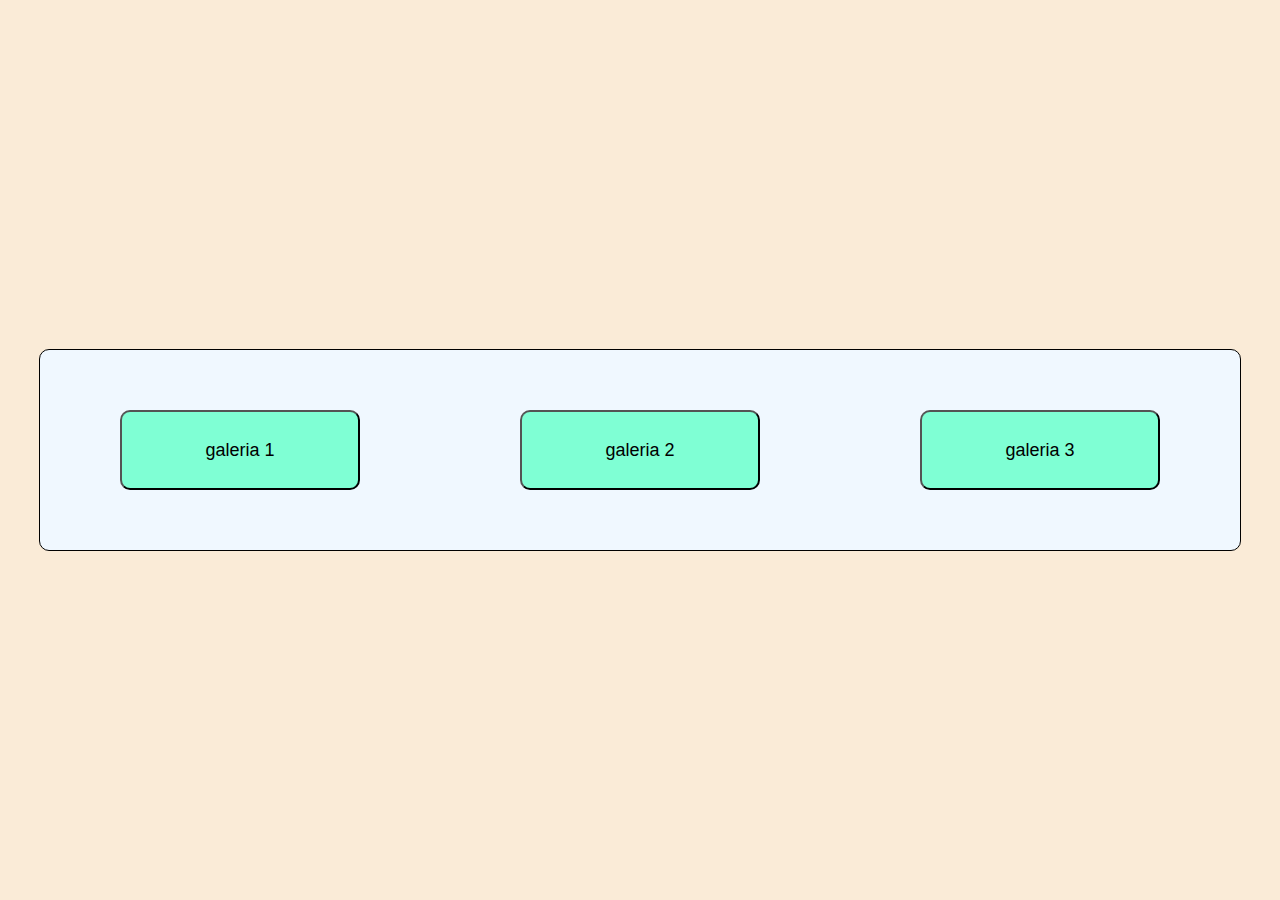
<file: index.html>
<!DOCTYPE html>
<html lang="en">
<head>
    <meta charset="UTF-8">
    <meta name="viewport" content="width=device-width, initial-scale=1.0">

    <link rel="stylesheet" href="index.css">

    <title>Galerias</title>
</head>
<body>

   <div class="container">
    <a href="galeria-grid/galeria.html"><button class="botao">galeria 1</button></a>
    <a href="galeria rolante/galeria.html"><button class="botao">galeria 2</button></a>
    <a href="galeria polaróide/index.html"><button class="botao">galeria 3</button></a>
   </div>

</body>
</html>
</file>
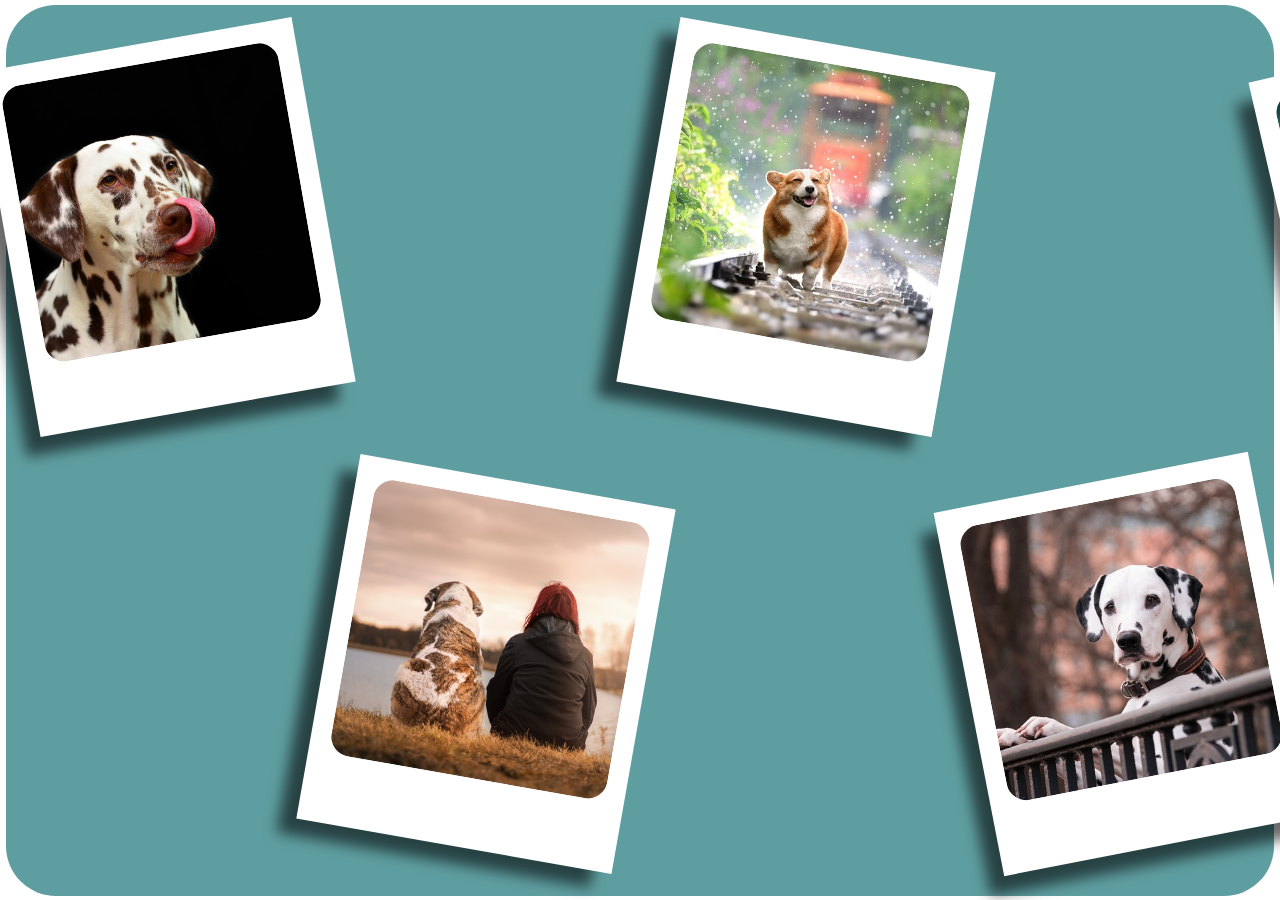
<file: galeria polaróide/index.html>
<!DOCTYPE html>
<html lang="en">
<head>
    <meta charset="UTF-8">
    <meta name="viewport" content="width=device-width, initial-scale=1.0">

    <link rel="stylesheet" href="index.css">

    <title>galeria polaróide</title>
</head>
<body>

    <div class="container">
        <div class="image1"><img src="imagens/img14.jpg" alt="foto"></div>
        <div class="image2"><img src="imagens/img15.jpg" alt="foto"></div>
        <div class="image3"><img src="imagens/img16.jpg" alt="foto"></div>
        <div class="image4"><img src="imagens/img3.jpg" alt="foto"></div>
        <div class="image5"><img src="imagens/img4.jpg" alt="foto"></div>
    </div>
    
</body>
</html>
</file>
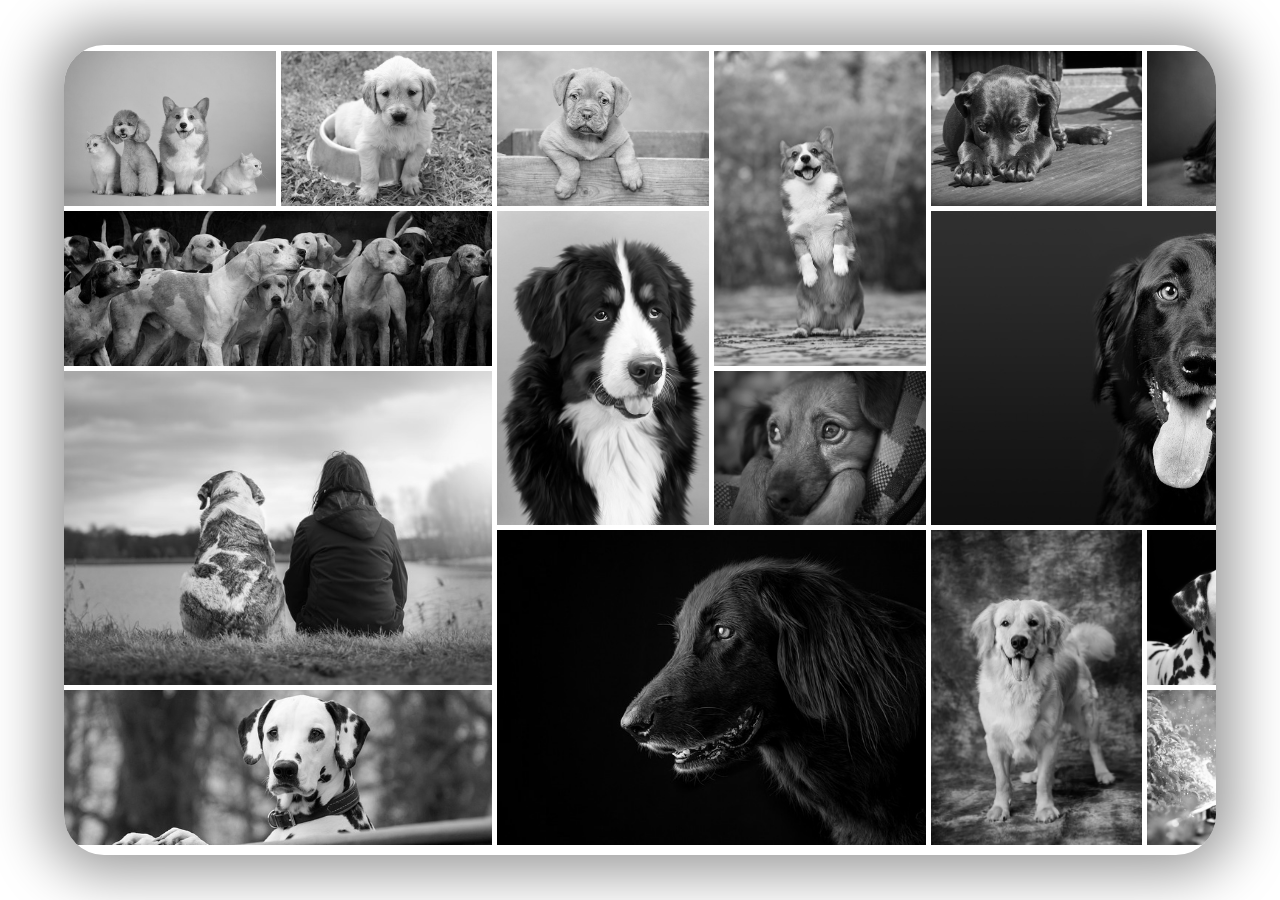
<file: galeria rolante/galeria.html>
<!DOCTYPE html>
<html lang="en">
<head>
    <meta charset="UTF-8">
    <meta name="viewport" content="width=device-width, initial-scale=1.0">

    <link rel="stylesheet" href="galeria.css">

    <title>Document</title>
</head>
<body>

    <div class="container">
        <div class="galery">
            <div class="photos">
                <div class="div1"></div>
                <div class="div2"></div>
                <div class="div3"></div>
                <div class="div4"></div>
                <div class="div5"></div>
                <div class="div6"></div>
                <div class="div7"></div>
                <div class="div8"></div>
                <div class="div9"></div>
                <div class="div10"></div>
                <div class="div11"></div>
                <div class="div12"></div>
                <div class="div13"></div>
                <div class="div14"></div>
                <div class="div15"></div>
                <div class="div16"></div>
                <div class="div17"></div>
                <div class="div18"></div>
                <div class="div19"></div>
            </div>
        </div>
    </div>
    
</body>
</html>
</file>
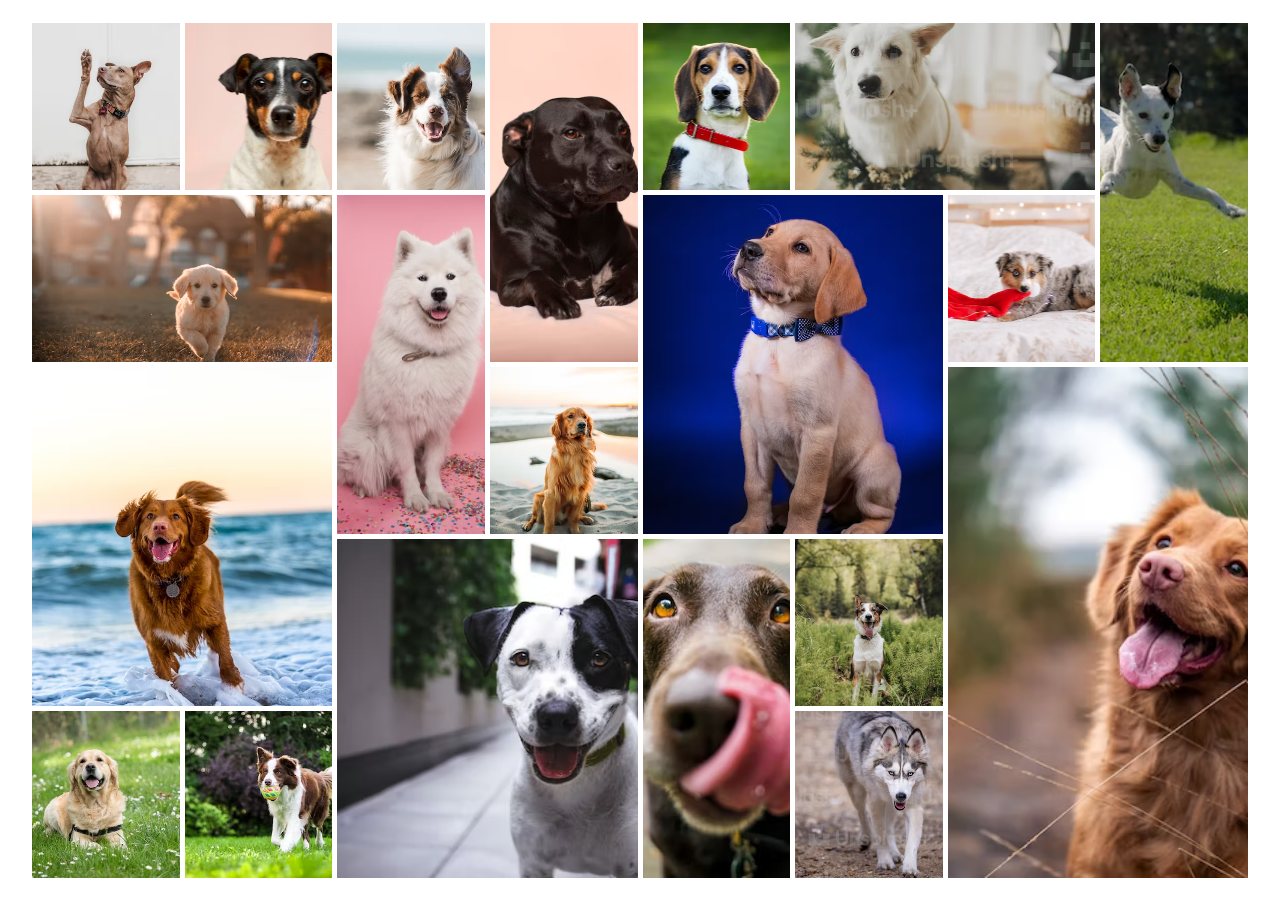
<file: galeria-grid/galeria.html>
<!DOCTYPE html>
<html lang="en">
<head>
    <meta charset="UTF-8">
    <meta name="viewport" content="width=device-width, initial-scale=1.0">

     <link rel="stylesheet" href="galeria.css">

    <title>Document</title>
</head>
<body>
    
    <div class="container">
      <div class="imagem01"></div>
      <div class="imagem02"></div>
      <div class="imagem03"></div>
      <div class="imagem04"></div>
      <div class="imagem05"></div>
      <div class="imagem06"></div>
      <div class="imagem07"></div>
      <div class="imagem08"></div>
      <div class="imagem09"></div>
      <div class="imagem10"></div>
      <div class="imagem11"></div>
      <div class="imagem12"></div>
      <div class="imagem13"></div>
      <div class="imagem14"></div>
      <div class="imagem15"></div>
      <div class="imagem16"></div>
      <div class="imagem17"></div>
      <div class="imagem18"></div>
      <div class="imagem19"></div>
      <div class="imagem20"></div>
    </div>



</body>
</html>
</file>
<file: index.css>
body{
    background-color: antiquewhite;
    width: 100vw;
    height: 100vh;
    margin: 0;
    display: flex;
    align-items: center;
    justify-content: center;
}

.container{
    border-radius: 10px;
    background-color: aliceblue;
    width: 1200px;
    height: 200px;
    border: 1px solid black;
    display: flex;
    align-items: center;
    justify-content: space-around;
    
}

.botao{
    font-size: 18px;
    width: 240px;
    height: 80px;
    border-radius: 10px;
    background-color: aquamarine;
    transition: all 1s;
}

.botao:hover{
    transform: scale(0.9);
    background-color: aqua;
}
</file>
<file: galeria polaróide/index.css>
body{
    width: 100vw;
    height: 100vh;
    margin: 0;
    padding: 0;
    display: flex;
    align-items: center;
    justify-content: center;
}

.container{
    margin: 0%;
    width: 99%;
    height: 99%;
    background-color: cadetblue;
    display: grid;
    grid-template-columns: 1fr repeat(5, 2fr) 1fr;
    grid-template-rows: 1fr 2fr 1fr 2fr 1fr;
    row-gap: 30px;
    border-radius: 50px;
}

.image1 {
    width: 320px;
    height: 370px;
    background-color: white;
    grid-area: 2 / 2 / 3 / 3; 
    display: flex;
    align-items: center;
    justify-content: center;
    rotate: -10deg;
    transition: all 1s;
}


.image2 {
    width: 320px;
    height: 370px; 
    background-color: #fff; 
    grid-area: 2 / 4 / 3 / 5;
    display: flex;
    align-items: center;
    justify-content: center; 
    rotate: 10deg;
    transition: all 1s;
}


.image3 {
    width: 320px;
    height: 370px;
    background-color:white;
    grid-area: 2 / 6 / 3 / 7;
    display: flex;
    align-items: center;
    justify-content: center; 
    rotate: -13deg;
    transition: all 1s;
}


.image4 {
    width: 320px;
    height: 370px;
    background-color:white;
    grid-area: 4 / 3 / 5 / 4;
    display: flex;
    align-items: center;
    justify-content: center; 
    rotate: 10deg;
    margin-bottom: 10px;
    transition: all 1s;
}


.image5 {
    margin-bottom: 10px;
    width: 320px;
    height: 370px;
    background-color:white;
    grid-area: 4 / 5 / 5 / 6;
    display: flex;
    align-items: center;
    justify-content: center; 
    rotate: -11deg;
    transition: all 1s;
}

.container div:hover{
    rotate: 0deg;
    transform: scale(1.1); 
    box-shadow: -14px -12px 14px -1px rgba(0,0,0,0.59);
}

img{
    width: 280px;
    height: 280px;
    margin-top: -50px;
    border-radius: 20px;
    object-fit: cover;
}

.container div{
  box-shadow: -18px 18px 14px -1px rgba(0,0,0,0.59);
}
</file>
<file: galeria rolante/galeria.css>
*{
    margin: 0;
}

.container{
    width: 100vw;
    height: 100vh;
    background-color: rgb(255, 255, 255);
    display: flex;
    align-items: center;
    justify-content: center;
}

.galery{
    width: 90%;
    height: 90%;
    background-color: white; overflow: hidden;
    border-radius: 40px;
    box-shadow: 0px 0px 55px 18px rgba(0,0,0,0.40);
}

.photos:hover{animation-play-state: paused;}

.photos{
    height: 98%;
    width: 150%; 
    animation: bangas 6s infinite alternate linear;
    display: grid;
    grid-template-columns: repeat(16, 1fr);
    grid-template-rows: repeat(5, 1fr);
    grid-column-gap: 5px;
    grid-row-gap: 5px;   
    margin-top: 6px; 
}
@keyframes bangas {

    from{
        margin-left: 0%;
    }
    to{
        margin-left: -50%;
    }
}

.photos div{
    filter: grayscale(100%);
    background-size: cover;
    background-position: center;
    background-repeat: no-repeat;
    transition: all 1s;
}

.photos div:hover{
    transform: scale(1.1);
    filter: grayscale(0);
    z-index: 1;
}
.div1 { 
    grid-area: 1 / 1 / 2 / 3; 
    background-image: url(imagens/img1.jpg);
}


.div2 { 
    grid-area: 2 / 1 / 3 / 5; 
    background-image: url(imagens/img2.jpg);
}


.div3 { 
    grid-area: 3 / 1 / 5 / 5; 
    background-image: url(imagens/img3.jpg);
}


.div4 { 
    grid-area: 5 / 1 / 6 / 5; 
    background-image: url(imagens/img4.jpg);
}


.div5 { 
    grid-area: 1 / 3 / 2 / 5; 
    background-image: url(imagens/img5.jpg);
}


.div6 { 
    grid-area: 1 / 5 / 2 / 7; 
    background-image: url(imagens/img6.jpg);
}


.div7 { 
    grid-area: 2 / 5 / 4 / 7; 
    background-image: url(imagens/img7.jpg);
}


.div8 { 
    grid-area: 4 / 5 / 6 / 9; 
    background-image: url(imagens/img8.jpg);
}


.div9 { 
    grid-area: 1 / 7 / 3 / 9; 
    background-image: url(imagens/img9.jpg);
}


.div10 { 
    grid-area: 3 / 7 / 4 / 9; 
    background-image: url(imagens/img10.jpg);
}


.div11 { 
    grid-area: 1 / 9 / 2 / 11;
    background-image: url(imagens/img11.jpg); 
}


.div12 { 
    grid-area: 2 / 9 / 4 / 13; 
    background-image: url(imagens/img12.jpg);
}


.div13 { 
    grid-area: 4 / 9 / 6 / 11; 
    background-image: url(imagens/img13.webp);
}


.div14 { 
    grid-area: 4 / 11 / 5 / 13; 
    background-image: url(imagens/img14.jpg);
}


.div15 { 
    grid-area: 5 / 11 / 6 / 13; 
    background-image: url(imagens/img15.jpg);
}


.div16 { 
    grid-area: 1 / 11 / 2 / 15; 
    background-image: url(imagens/img16.jpg);
}


.div17 { 
    grid-area: 1 / 15 / 3 / 17; 
    background-image: url(imagens/img17.jpg);
}


.div18 { 
    grid-area: 2 / 13 / 3 / 15; 
    background-image: url(imagens/img18.jpg);
}


.div19 { 
    grid-area: 3 / 13 / 6 / 17; 
    background-image: url(imagens/img19.webp);
}
</file>
<file: galeria-grid/galeria.css>
body{
    margin: 0;
    width: 100vw;
    height: 100vh;
    display: flex;
    align-items: center;
    justify-content: center;
}


.container{
    width: 95vw;
    height: 95vh;
    display: grid;
    grid-template-columns: repeat(8, 1fr);
    grid-template-rows: repeat(5, 1fr);
    gap: 5px;
}

.container div{
    background-repeat: no-repeat;
    background-size: cover;
    background-position: center;
    object-fit: cover;
}

.imagem01{
    background-image:url(imagens/imagem\ 10.avif);
    background-size: cover;
    background-position: center;
}

.imagem02 {
    background-image:url(imagens/imagem\ 2.avif);
}

.imagem03 {
    background-image:url(imagens/imagem\ 3.avif);
}

.imagem04 {
    background-image:url(imagens/imagem\ 5.avif);
}

.imagem05 {
    background-image:url(imagens/imagem\ 4.avif);
}

.imagem06 {
    background-image:url(imagens/imagem\ 8.avif);
}

.imagem07 {
    background-image:url(imagens/imagem\ 9.avif);
}

.imagem08 {
    background-image:url(imagens/imagem\ 7.avif);
}

.imagem09 {
    background-image:url(imagens/imagem\ 6.avif);
}

.imagem10 {
    background-image:url(imagens/imagem\ 11.avif);
}

.imagem11 {
    background-image:url(imagens/imagem\ 14.avif);
}

.imagem12 {
    background-image:url(imagens/imagem\ 12.avif);
}

.imagem13 {
    background-image:url(imagens/imagem\ 15.avif);
}

.imagem14 {
    background-image:url(imagens/imagem\ 13.avif);
}

.imagem15 {
    background-image:url(imagens/imagem\ 19.avif);
}

.imagem16 {
    background-image:url(imagens/imagem\ 16.avif);
}

.imagem17 {
    background-image:url(imagens/imagem\ 17.avif);
}

.imagem18 {
    background-image:url(imagens/imagem\ 18.avif);
}

.imagem19 {
    background-image:url(imagens/imagem\ 20.avif);
}

.imagem20 {
    background-image:url(imagens/imagem\ 1.avif);
}

.imagem01 { grid-area: 1 / 1 / 2 / 2; }
.imagem02 { grid-area: 1 / 2 / 2 / 3; }
.imagem03 { grid-area: 1 / 3 / 2 / 4; }
.imagem04 { grid-area: 2 / 1 / 3 / 3; }
.imagem05 { grid-area: 3 / 1 / 5 / 3; }
.imagem06 { grid-area: 5 / 1 / 6 / 2; }
.imagem07 { grid-area: 5 / 2 / 6 / 3; }
.imagem08 { grid-area: 2 / 3 / 4 / 4; }
.imagem09 { grid-area: 4 / 3 / 6 / 5; }
.imagem10 { grid-area: 1 / 4 / 3 / 5; }
.imagem11 { grid-area: 3 / 4 / 4 / 5; }
.imagem12 { grid-area: 1 / 5 / 2 / 6; }
.imagem13 { grid-area: 1 / 6 / 2 / 8; }
.imagem14 { grid-area: 2 / 5 / 4 / 7; }
.imagem15 { grid-area: 4 / 5 / 6 / 6; }
.imagem16 { grid-area: 4 / 6 / 5 / 7; }
.imagem17 { grid-area: 5 / 6 / 6 / 7; }
.imagem18 { grid-area: 2 / 7 / 3 / 8; }
.imagem19 { grid-area: 1 / 8 / 3 / 9; }
.imagem20 { grid-area: 3 / 7 / 6 / 9; }
</file>
